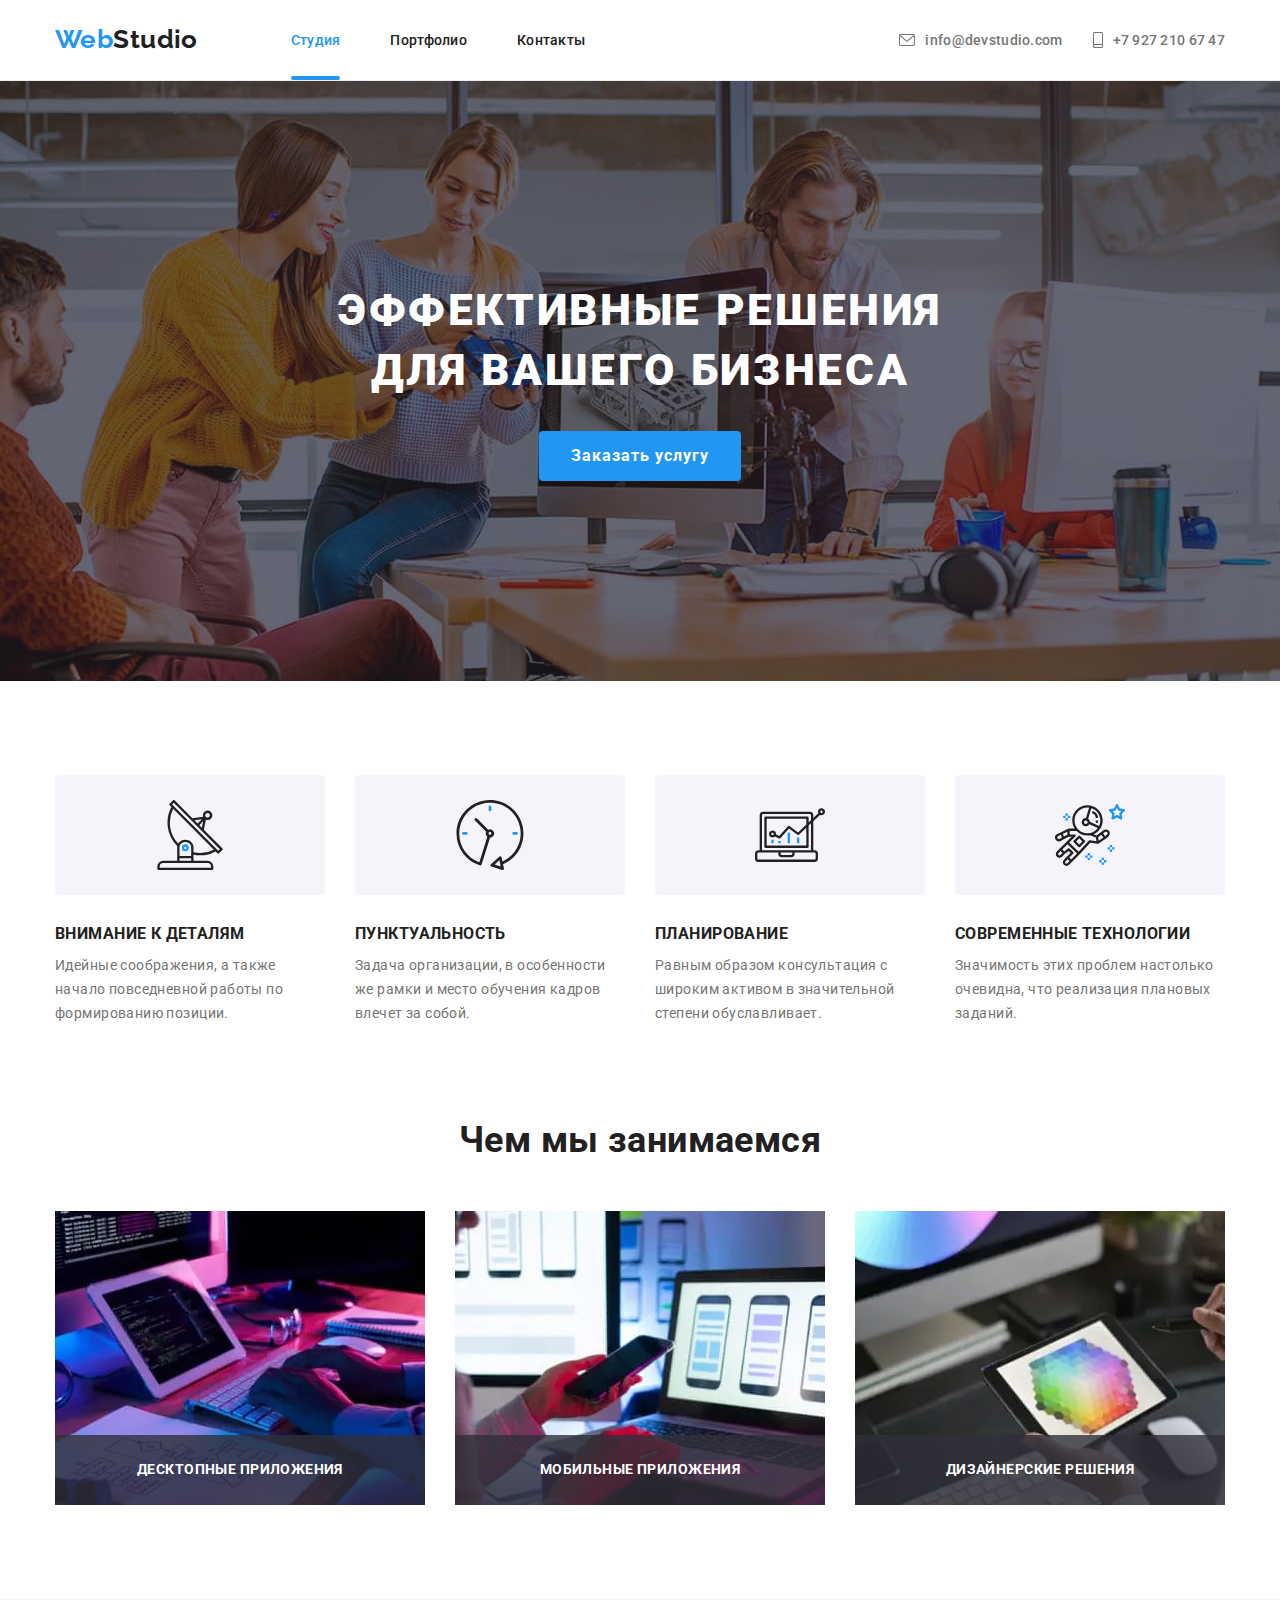
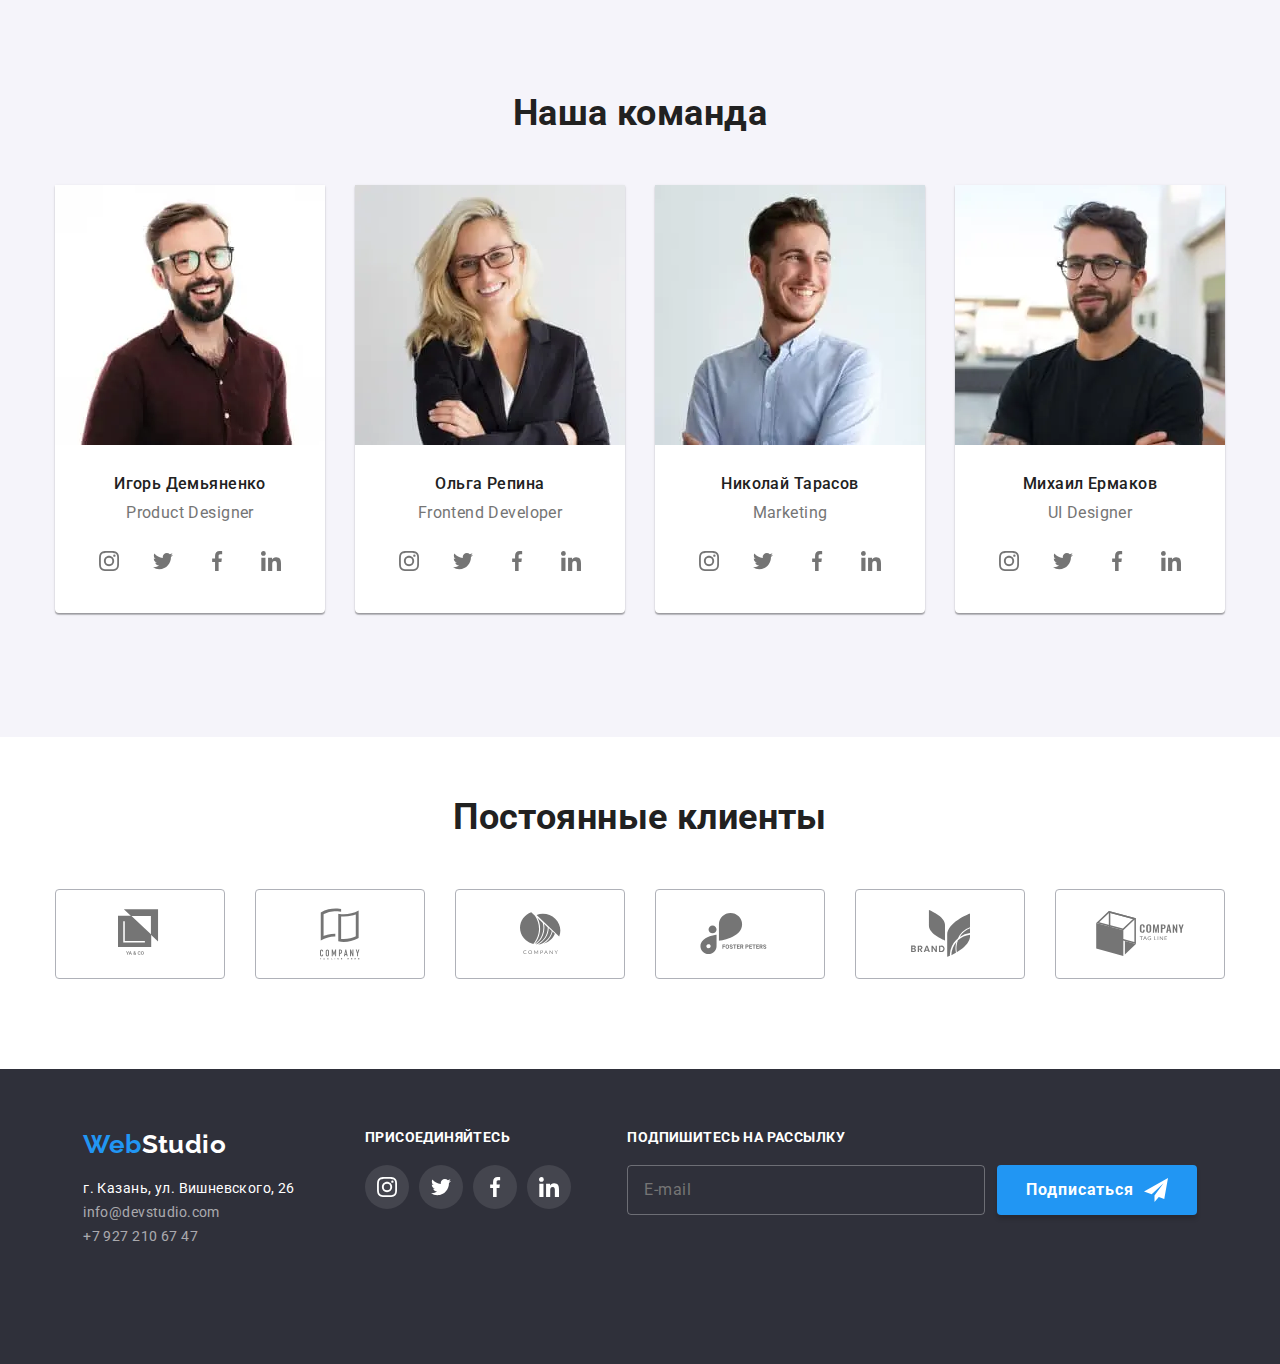
<file: index.html>
<!DOCTYPE html>
<html lang="ru">

<head>
  <meta charset="UTF-8" />
  <meta name="viewport" content="width=device-width, initial-scale=1.0" />
  <link
    href="https://fonts.googleapis.com/css2?family=Raleway:wght@500;700&family=Roboto:wght@200;400;500;700;900&display=swap"
    rel="stylesheet" />
  <link rel="stylesheet" href="https://cdnjs.cloudflare.com/ajax/libs/modern-normalize/1.0.0/modern-normalize.min.css">
  <link rel="stylesheet" href="./css/main.min.css" />
  <link rel="shortcut icon" href="./images/icons/favicon.ico" type="image/x-icon">
  <title>WebStudio</title>
</head>

<body>
  <!-- ШАПКА САЙТА -->
  <header class="header">
    <div class="container">
      <div class="logo-container">
        <a href="./index.html" class="logo-container__link"><span>Web</span>Studio</a>
      </div>
      <button type="button" class="btn-menu" aria-expanded="false" aria-controls="menu-container" data-menu-button>
        <svg width="40" height="40" aria-label="меню">
          <use href="./images/icons/sprite.svg#icon-menu" class="btn-menu__icon icon icon--menu"></use>
          <use href="./images/icons/sprite.svg#icon-close" class="btn-menu__icon icon icon--close"></use>
        </svg>
      </button>
      <div class="menu-container" id="menu-container" data-menu>
        <div class="nav-container">
          <nav class="site-nav">
            <ul class="site-nav__list">
              <li class="site-nav__item">
                <a href="./index.html" class="site-nav__link site-nav__link--current">студия</a>
              </li>
              <li class="site-nav__item">
                <a href="./portfolio.html" class="site-nav__link">портфолио</a>
              </li>
              <li class="site-nav__item">
                <a href="#" class="site-nav__link">контакты</a>
              </li>
            </ul>
          </nav>
        </div>
        <address class="header-address">
          <ul class="header-address__list">
            <li class="header-address__item">
              <a href="mailto:info@devstudio.com" class="header-address__link">
                <svg class="header-address__icon icon-message">
                  <use href="./images/icons/sprite.svg#icon-envelope"></use>
                </svg>
                info@devstudio.com
              </a>
            </li>
            <li class="header-address__item">
              <a href="tel:+79272106747" class="header-address__link">
                <svg class="header-address__icon icon-phone">
                  <use href="./images/icons/sprite.svg#icon-smartphone"></use>
                </svg>
                +7 927 210 67 47
              </a>
            </li>
          </ul>
        </address>
      </div>
    </div>
  </header>
  <main class="studio-page">
    <section class="hero">
      <div class="container">
        <h1 class="hero__title">
          эффективные решения
          <br />
          для вашего бизнеса
        </h1>
        <div class="hero__btn-block">
          <button type="button" class="hero__button button--primary" data-modal-open>Заказать услугу</button>
        </div>
      </div>
    </section>
    <section class="features">
      <div class="container">
        <h2 class="section-title visually-hidden">Наши плюсы</h2>
        <ul class="features__list">
          <li class="features__item">
            <div class="features__container">
              <svg class="features__icon">
                <use href="./images/icons/sprite.svg#icon-antenna"></use>
              </svg>
            </div>
            <h3 class="features__title">внимание к деталям</h3>
            <p class="features__description">идейные соображения, а также начало повседневной работы по формированию
              позиции.</p>
          </li>
          <li class="features__item">
            <div class="features__container">
              <svg class="features__icon">
                <use href="./images/icons/sprite.svg#icon-clock"></use>
              </svg>
            </div>
            <h3 class="features__title">пунктуальность</h3>
            <p class="features__description">задача организации, в особенности же рамки и место обучения кадров влечет
              за собой.</p>
          </li>
          <li class="features__item">
            <div class="features__container">
              <svg class="features__icon">
                <use href="./images/icons/sprite.svg#icon-diagram"></use>
              </svg>
            </div>
            <h3 class="features__title">планирование</h3>
            <p class="features__description">равным образом консультация с широким активом в значительной степени
              обуславливает.</p>
          </li>
          <li class="features__item">
            <div class="features__container">
              <svg class="features__icon">
                <use href="./images/icons/sprite.svg#icon-astronaut"></use>
              </svg>
            </div>
            <h3 class="features__title">современные технологии</h3>
            <p class="features__description">значимость этих проблем настолько очевидна, что реализация плановых
              заданий.</p>
          </li>
        </ul>
      </div>
    </section>
    <section class="our-job">
      <h2 class="section-title">чем мы занимаемся</h2>
      <div class="container">
        <ul class="our-job__list">
          <li class="our-job__item">
            <picture>
              <source srcset="./images/desktop/img_01.webp 1x, ./images/desktop/img_01@2x.webp 2x"
                media="(min-width:1200px)" type="image/webp" />
              <source srcset="./images/desktop/img_01.jpg 1x, ./images/desktop/img_01@2x.jpg 2x"
                media="(min-width:1200px)" />
              <img src="./images/desktop/img_01.jpg" alt="Фото Десктопные приложения"
                aria-label="Десктопные приложения" />
            </picture>
            <p class="our-job__img-overlay">Десктопные приложения</p>
          </li>
          <li class="our-job__item">
            <picture>
              <source srcset="./images/desktop/img_02.webp 1x, ./images/desktop/img_02@2x.webp 2x"
                media="(min-width:1200px)" type="image/webp" />
              <source srcset="./images/desktop/img_02.jpg 1x, ./images/desktop/img_02@2x.jpg 2x"
                media="(min-width:1200px)" />
              <img src="./images/desktop/img_02.jpg" alt="Фото Мобильные приложения"
                aria-label="Мобильные приложения" />
            </picture>
            <p class="our-job__img-overlay">Мобильные приложения</p>
          </li>
          <li class="our-job__item">
            <picture>
              <source srcset="./images/desktop/img_03.webp 1x, ./images/desktop/img_03@2x.webp 2x"
                media="(min-width:1200px)" type="image/webp" />
              <source srcset="./images/desktop/img_03.jpg 1x, ./images/desktop/img_03@2x.jpg 2x"
                media="(min-width:1200px)" />
              <img src="./images/desktop/img_03.jpg" alt="Фото Дизайнерские решения"
                aria-label="Дизайнерские решения" />
            </picture>
            <p class="our-job__img-overlay">Дизайнерские решения</p>
          </li>
        </ul>
      </div>
    </section>
    <section class="team-block">
      <div class="container">
        <h2 class="section-title">наша команда</h2>
        <ul class="team-block__list">
          <li class="team-block__item">
            <div class="team-block__card-container">
              <picture class="team-block__img-block">
                <source srcset="./images/desktop/employee_01.webp 1x, ./images/desktop/employee_01@2x.webp 2x"
                  media="(min-width:1200px)" type="image/webp" />
                <source srcset="./images/desktop/employee_01.jpg 1x, ./images/desktop/employee_01@2x.jpg 2x"
                  media="(min-width:1200px)" />
                <source srcset="./images/tablet/employee_01.webp 1x, ./images/tablet/employee_01@2x.webp 2x"
                  media="(min-width:768px)" type="image/webp" />
                <source srcset="./images/tablet/employee_01.jpg 1x, ./images/tablet/employee_01@2x.jpg 2x"
                  media="(min-width:768px)" />
                <source srcset="./images/mobile/employee_01.webp 1x, ./images/mobile/employee_01@2x.webp 2x"
                  media="(min-width:320px)" type="image/webp" />
                <source srcset="./images/mobile/employee_01.jpg 1x, ./images/mobile/employee_01@2x.jpg 2x"
                  media="(min-width:320px)" />
                <img src="./images/mobile/employee_01.jpg" alt="Фото Игорь Демьяненко" aria-label="Игорь Демьяненко" />
              </picture>
              <h3 class="team-block__title">игорь демьяненко</h3>
              <p class="team-block__post">Product Designer</p>
              <ul class="team-block__social-list">
                <li class="team-block__social-item">
                  <a href="" class="team-block__employee-link">
                    <svg class="team-block__employee-icon">
                      <use href="./images/icons/sprite.svg#icon-instagram"></use>
                    </svg>
                  </a>
                </li>
                <li class="team-block__social-item">
                  <a href="" class="team-block__employee-link">
                    <svg class="team-block__employee-icon">
                      <use href="./images/icons/sprite.svg#icon-twitter"></use>
                    </svg>
                  </a>
                </li>
                <li class="team-block__social-item">
                  <a href="" class="team-block__employee-link">
                    <svg class="team-block__employee-icon">
                      <use href="./images/icons/sprite.svg#icon-facebook"></use>
                    </svg>
                  </a>
                </li>
                <li class="team-block__social-item">
                  <a href="" class="team-block__employee-link">
                    <svg class="team-block__employee-icon">
                      <use href="./images/icons/sprite.svg#icon-linkedin"></use>
                    </svg>
                  </a>
                </li>
              </ul>
            </div>
          </li>
          <li class="team-block__item">
            <div class="team-block__card-container">
              <picture class="team-block__img-block">
                <source srcset="./images/desktop/employee_02.webp 1x, ./images/desktop/employee_02@2x.webp 2x"
                  media="(min-width:1200px)" type="image/webp" />
                <source srcset="./images/desktop/employee_02.jpg 1x, ./images/desktop/employee_02@2x.jpg 2x"
                  media="(min-width:1200px)" />
                <source srcset="./images/tablet/employee_02.webp 1x, ./images/tablet/employee_02@2x.webp 2x"
                  media="(min-width:768px)" type="image/webp" />
                <source srcset="./images/tablet/employee_02.jpg 1x, ./images/tablet/employee_02@2x.jpg 2x"
                  media="(min-width:768px)" />
                <source srcset="./images/mobile/employee_02.webp 1x, ./images/mobile/employee_02@2x.webp 2x"
                  media="(min-width:320px)" type="image/webp" />
                <source srcset="./images/mobile/employee_02.jpg 1x, ./images/mobile/employee_02@2x.jpg 2x"
                  media="(min-width:320px)" />
                <img src="./images/mobile/employee_02.jpg" alt="Фото Ольга Репина" aria-label="Ольга Репина" />
              </picture>
              <h3 class="team-block__title">ольга репина</h3>
              <p class="team-block__post">Frontend Developer</p>
              <ul class="team-block__social-list">
                <li class="team-block__social-item">
                  <a href="" class="team-block__employee-link">
                    <svg class="team-block__employee-icon">
                      <use href="./images/icons/sprite.svg#icon-instagram"></use>
                    </svg>
                  </a>
                </li>
                <li class="team-block__social-item">
                  <a href="" class="team-block__employee-link">
                    <svg class="team-block__employee-icon">
                      <use href="./images/icons/sprite.svg#icon-twitter"></use>
                    </svg>
                  </a>
                </li>
                <li class="team-block__social-item">
                  <a href="" class="team-block__employee-link">
                    <svg class="team-block__employee-icon">
                      <use href="./images/icons/sprite.svg#icon-facebook"></use>
                    </svg>
                  </a>
                </li>
                <li class="team-block__social-item">
                  <a href="" class="team-block__employee-link">
                    <svg class="team-block__employee-icon">
                      <use href="./images/icons/sprite.svg#icon-linkedin"></use>
                    </svg>
                  </a>
                </li>
              </ul>
            </div>
          </li>
          <li class="team-block__item">
            <div class="team-block__card-container">
              <picture class="team-block__img-block">
                <source srcset="./images/desktop/employee_03.webp 1x, ./images/desktop/employee_03@2x.webp 2x"
                  media="(min-width:1200px)" type="image/webp" />
                <source srcset="./images/desktop/employee_03.jpg 1x, ./images/desktop/employee_03@2x.jpg 2x"
                  media="(min-width:1200px)" />
                <source srcset="./images/tablet/employee_03.webp 1x, ./images/tablet/employee_03@2x.webp 2x"
                  media="(min-width:768px)" type="image/webp" />
                <source srcset="./images/tablet/employee_03.jpg 1x, ./images/tablet/employee_03@2x.jpg 2x"
                  media="(min-width:768px)" />
                <source srcset="./images/mobile/employee_03.webp 1x, ./images/mobile/employee_03@2x.webp 2x"
                  media="(min-width:320px)" type="image/webp" />
                <source srcset="./images/mobile/employee_03.jpg 1x, ./images/mobile/employee_03@2x.jpg 2x"
                  media="(min-width:320px)" />
                <img src="./images/mobile/employee_03.jpg" alt="Фото Николай Тарасов" aria-label="Николай Тарасов" />
              </picture>
              <h3 class="team-block__title">николай тарасов</h3>
              <p class="team-block__post">Marketing</p>
              <ul class="team-block__social-list">
                <li class="team-block__social-item">
                  <a href="" class="team-block__employee-link">
                    <svg class="team-block__employee-icon">
                      <use href="./images/icons/sprite.svg#icon-instagram"></use>
                    </svg>
                  </a>
                </li>
                <li class="team-block__social-item">
                  <a href="" class="team-block__employee-link">
                    <svg class="team-block__employee-icon">
                      <use href="./images/icons/sprite.svg#icon-twitter"></use>
                    </svg>
                  </a>
                </li>
                <li class="team-block__social-item">
                  <a href="" class="team-block__employee-link">
                    <svg class="team-block__employee-icon">
                      <use href="./images/icons/sprite.svg#icon-facebook"></use>
                    </svg>
                  </a>
                </li>
                <li class="team-block__social-item">
                  <a href="" class="team-block__employee-link">
                    <svg class="team-block__employee-icon">
                      <use href="./images/icons/sprite.svg#icon-linkedin"></use>
                    </svg>
                  </a>
                </li>
              </ul>
            </div>
          </li>
          <li class="team-block__item">
            <div class="team-block__card-container">
              <picture class="team-block__img-block">
                <source srcset="./images/desktop/employee_04.webp 1x, ./images/desktop/employee_04@2x.webp 2x"
                  media="(min-width:1200px)" type="image/webp" />
                <source srcset="./images/desktop/employee_04.jpg 1x, ./images/desktop/employee_04@2x.jpg 2x"
                  media="(min-width:1200px)" />
                <source srcset="./images/tablet/employee_04.webp 1x, ./images/tablet/employee_04@2x.webp 2x"
                  media="(min-width:768px)" type="image/webp" />
                <source srcset="./images/tablet/employee_04.jpg 1x, ./images/tablet/employee_04@2x.jpg 2x"
                  media="(min-width:768px)" />
                <source srcset="./images/mobile/employee_04.webp 1x, ./images/mobile/employee_04@2x.webp 2x"
                  media="(min-width:320px)" type="image/webp" />
                <source srcset="./images/mobile/employee_04.jpg 1x, ./images/mobile/employee_04@2x.jpg 2x"
                  media="(min-width:320px)" />
                <img src="./images/mobile/employee_04.jpg" alt="Фото Михаил Ермаков" aria-label="Михаил Ермаков" />
              </picture>
              <h3 class="team-block__title">михаил ермаков</h3>
              <p class="team-block__post">UI Designer</p>
              <ul class="team-block__social-list">
                <li class="team-block__social-item">
                  <a href="" class="team-block__employee-link">
                    <svg class="team-block__employee-icon">
                      <use href="./images/icons/sprite.svg#icon-instagram"></use>
                    </svg>
                  </a>
                </li>
                <li class="team-block__social-item">
                  <a href="" class="team-block__employee-link">
                    <svg class="team-block__employee-icon">
                      <use href="./images/icons/sprite.svg#icon-twitter"></use>
                    </svg>
                  </a>
                </li>
                <li class="team-block__social-item">
                  <a href="" class="team-block__employee-link">
                    <svg class="team-block__employee-icon">
                      <use href="./images/icons/sprite.svg#icon-facebook"></use>
                    </svg>
                  </a>
                </li>
                <li class="team-block__social-item">
                  <a href="" class="team-block__employee-link">
                    <svg class="team-block__employee-icon">
                      <use href="./images/icons/sprite.svg#icon-linkedin"></use>
                    </svg>
                  </a>
                </li>
              </ul>
            </div>
          </li>
        </ul>
      </div>
    </section>
    <section class="clients">
      <div class="container">
        <h2 class="section-title">постоянные клиенты</h2>
        <ul class="clients__list">
          <li class="clients__item">
            <a href="#" class="clients__link">
              <svg class="clients__icon icon-logo-1">
                <use href="./images/icons/sprite.svg#icon-logo-1"></use>
              </svg>
            </a>
          </li>
          <li class="clients__item">
            <a href="#" class="clients__link">
              <svg class="clients__icon icon-logo-2">
                <use href="./images/icons/sprite.svg#icon-logo-2"></use>
              </svg>
            </a>
          </li>
          <li class="clients__item">
            <a href="#" class="clients__link">
              <svg class="clients__icon icon-logo-3">
                <use href="./images/icons/sprite.svg#icon-logo-3"></use>
              </svg>
            </a>
          </li>
          <li class="clients__item">
            <a href="#" class="clients__link">
              <svg class="clients__icon icon-logo-4">
                <use href="./images/icons/sprite.svg#icon-logo-4"></use>
              </svg>
            </a>
          </li>
          <li class="clients__item">
            <a href="#" class="clients__link">
              <svg class="clients__icon icon-logo-5">
                <use href="./images/icons/sprite.svg#icon-logo-5"></use>
              </svg>
            </a>
          </li>
          <li class="clients__item">
            <a href="#" class="clients__link">
              <svg class="clients__icon icon-logo-6">
                <use href="./images/icons/sprite.svg#icon-logo-6"></use>
              </svg>
            </a>
          </li>
        </ul>
      </div>
    </section>
  </main>
  <footer class="footer">
    <div class="container">
      <div class="footer__list">
        <div class="footer__item">
          <div class="logo-container logo-container--centred">
            <a href="./index.html" class="logo-container__link logo-container__link--inverse"><span>Web</span>Studio</a>
          </div>
          <address class="footer-address">
            <ul class="footer-address__list">
              <li class="footer-address__item"><a href="https://goo.gl/maps/iynsakUhtYXzw1xe8" class="map-color"
                  target="_blank">г. Казань, ул. Вишневского, 26</a></li>
              <li class="footer-address__item"><a href="mailto:info@devstudio.com">info@devstudio.com</a></li>
              <li class="footer-address__item"><a href="tel:+79272106747">+7 927 210 67 47</a></li>
            </ul>
          </address>
        </div>
        <div class="footer__item social">
          <b class="footer__join">Присоединяйтесь</b>
          <ul class="social__list">
            <li class="social__item">
              <a href="" class="social__link">
                <svg class="social__icon">
                  <use href="./images/icons/sprite.svg#icon-instagram"></use>
                </svg>
              </a>
            </li>
            <li class="social__item">
              <a href="#" class="social__link">
                <svg class="social__icon">
                  <use href="./images/icons/sprite.svg#icon-twitter"></use>
                </svg>
              </a>
            </li>
            <li class="social__item">
              <a href="#" class="social__link">
                <svg class="social__icon">
                  <use href="./images/icons/sprite.svg#icon-facebook"></use>
                </svg>
              </a>
            </li>
            <li class="social__item">
              <a href="#" class="social__link">
                <svg class="social__icon">
                  <use href="./images/icons/sprite.svg#icon-linkedin"></use>
                </svg>
              </a>
            </li>
          </ul>
        </div>
      </div>
      <div class="footer__form-wraper">
        <form action="./index.html" class="footer__form">
          <label class="footer__join" for="email-fotter">Подпишитесь на рассылку</label>
          <input type="email" name="email-fotter" id="email-fotter" placeholder="E-mail" class="footer__input" />
          <button type="submit" class="footer__button button--primary">
            Подписаться
            <svg class="icon-send">
              <use href="./images/icons/sprite.svg#icon-send"></use>
            </svg>
          </button>
        </form>
      </div>
    </div>
  </footer>
  <div class="backdrop is-hidden" data-modal>
    <div class="modal">
      <form class="form js-speaker-form" autocomplete="off">
        <h4 class="form__title">Оставьте свои данные, мы вам перезвоним</h4>
        <div class="form__field">
          <label for="name" class="form__label">Имя</label>
          <div class="form__icon-block">
            <input type="text" name="user-name" id="name" class="form__input" />
            <svg class="form__icon">
              <use href="./images/icons/sprite.svg#icon-person"></use>
            </svg>
          </div>
        </div>
        <div class="form__field">
          <label for="tel" class="form__label">Телефон</label>
          <div class="form__icon-block">
            <input type="tel" name="telephone" id="tel" class="form__input" />
            <svg class="form__icon">
              <use href="./images/icons/sprite.svg#icon-phone"></use>
            </svg>
          </div>
        </div>
        <div class="form__field">
          <label for="email" class="form__label">Почта</label>
          <div class="form__icon-block">
            <input type="email" name="e-mail" id="email" class="form__input" />
            <svg class="form__icon">
              <use href="./images/icons/sprite.svg#icon-mail"></use>
            </svg>
          </div>
        </div>
        <div class="form__field text-area-field">
          <label for="comment" class="form__label">Комментарий</label>
          <textarea name="comment" id="comment" class="form__textarea" placeholder="Введите текст"></textarea>
        </div>
        <div class="checkbox-field">
          <label class="label-rules">
            <input type="checkbox" name="policy" class="checkbox" />
            <span class="icon-checkbox"></span>
            <span class="label-rules__text">Соглашаюсь с рассылкой и принимаю&nbsp;</span>
            <a href="" class="conditions">Условия договора</a>
          </label>
        </div>
        <button type="submit" class="form__btn-submit">Отправить</button>
      </form>
      <button type="button" aria-label="close_btn" class="form__btn-close" data-modal-close>
        <svg class="form__icon-close">
          <use href="./images/icons/sprite.svg#icon-close"></use>
        </svg>
      </button>
    </div>
  </div>
  <script src="./script/menu.js"></script>
  <script src="./script/modal.js"></script>
  <script>
    (() => {
      document.querySelector('.js-speaker-form').addEventListener('submit', e => {
        e.preventDefault();
        new FormData(e.currentTarget).forEach((value, name) => console.log(`${name}: ${value}`));
        e.currentTarget.reset();
      });
    })();
  </script>
</body>

</html>
</file>
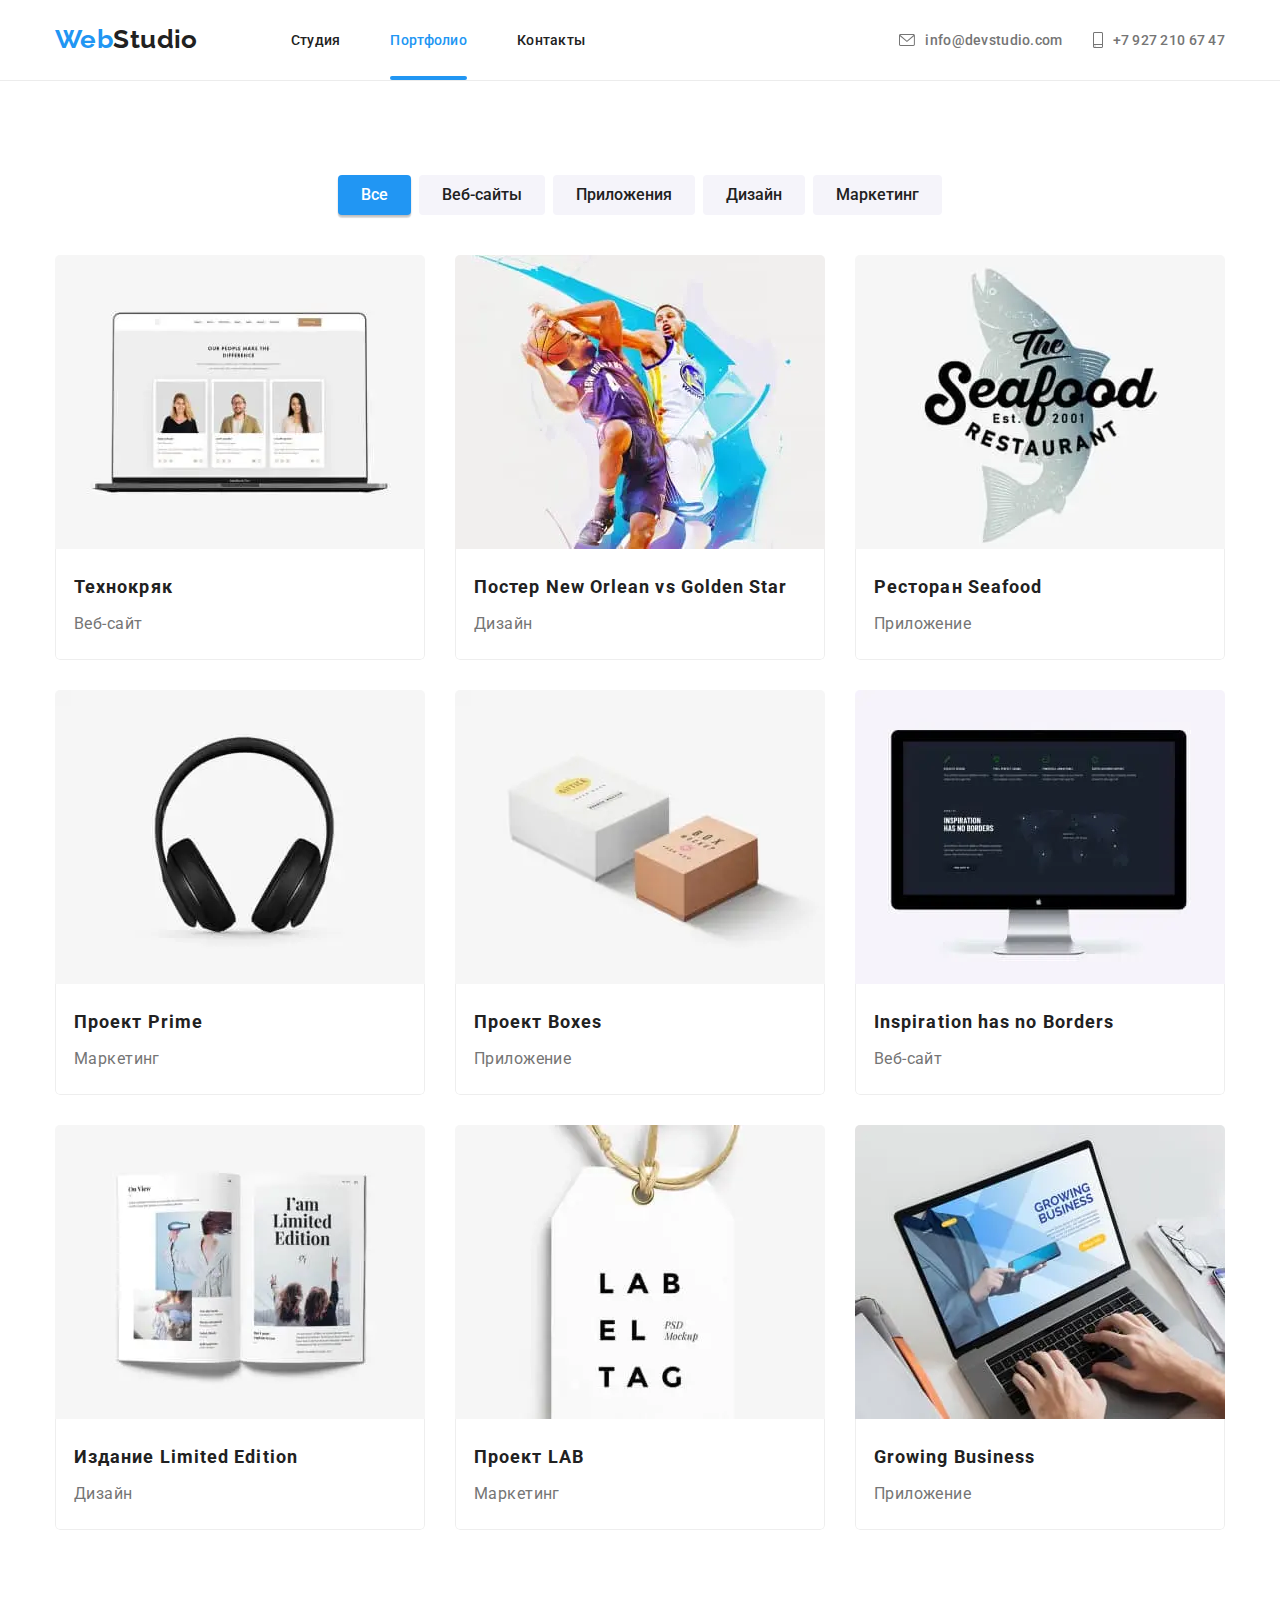
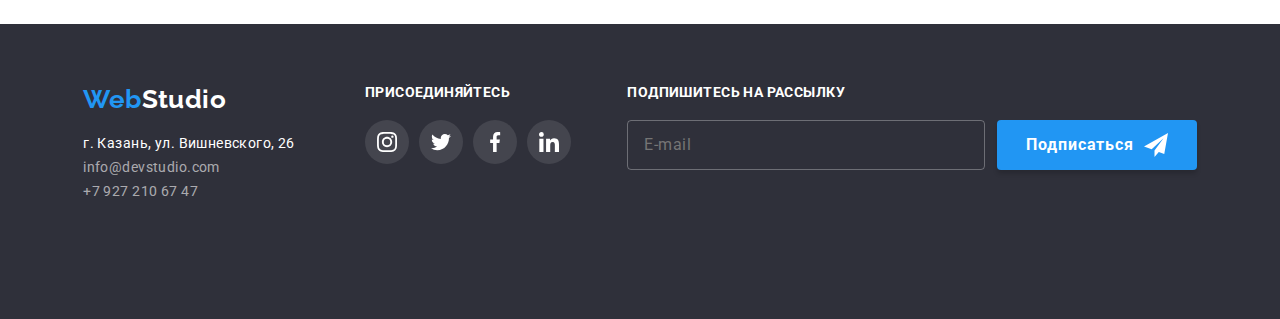
<file: portfolio.html>
<!DOCTYPE html>
<html lang="ru">

<head>
  <meta charset="UTF-8" />
  <meta name="viewport" content="width=device-width, initial-scale=1.0" />
  <link
    href="https://fonts.googleapis.com/css2?family=Raleway:wght@500;700&family=Roboto:wght@200;400;500;700;900&display=swap"
    rel="stylesheet" />
  <link rel="stylesheet" href="https://cdnjs.cloudflare.com/ajax/libs/modern-normalize/1.0.0/modern-normalize.min.css">
  <link rel="stylesheet" href="./css/main.min.css" />
  <link rel="shortcut icon" href="./images/icons/favicon.ico" type="image/x-icon">
  <title>Portfolio</title>
</head>

<body>
  <!-- ШАПКА САЙТА -->
  <header class="header">
    <div class="container">
      <div class="logo-container">
        <a href="./index.html" class="logo-container__link"><span>Web</span>Studio</a>
      </div>
      <button type="button" class="btn-menu" aria-expanded="false" aria-controls="menu-container" data-menu-button>
        <svg width="40" height="40" aria-label="меню">
          <use href="./images/icons/sprite.svg#icon-menu" class="btn-menu__icon icon icon--menu"></use>
          <use href="./images/icons/sprite.svg#icon-close" class="btn-menu__icon icon icon--close"></use>
        </svg>
      </button>
      <div class="menu-container" id="menu-container" data-menu>
        <div class="nav-container">
          <nav class="site-nav">
            <ul class="site-nav__list">
              <li class="site-nav__item">
                <a href="./index.html" class="site-nav__link">студия</a>
              </li>
              <li class="site-nav__item">
                <a href="./portfolio.html" class="site-nav__link site-nav__link--current">портфолио</a>
              </li>
              <li class="site-nav__item">
                <a href="#" class="site-nav__link">контакты</a>
              </li>
            </ul>
          </nav>
        </div>
        <address class="header-address">
          <ul class="header-address__list">
            <li class="header-address__item">
              <a href="mailto:info@devstudio.com" class="header-address__link">
                <svg class="header-address__icon icon-message">
                  <use href="./images/icons/sprite.svg#icon-envelope"></use>
                </svg>
                info@devstudio.com
              </a>
            </li>
            <li class="header-address__item">
              <a href="tel:+79272106747" class="header-address__link">
                <svg class="header-address__icon icon-phone">
                  <use href="./images/icons/sprite.svg#icon-smartphone"></use>
                </svg>
                +7 927 210 67 47
              </a>
            </li>
          </ul>
        </address>
      </div>
    </div>
  </header>
  <main class="portfolio-page">
    <section class="portfolio">
      <div class="container">
        <h1 class="visually-hidden">Наше портфолио</h1>
        <ul class="filter filter-list">
          <li class="filter__item">
            <button type="button" class="filter__button filter__button--current">Все</button>
          </li>
          <li class="filter__item">
            <button type="button" class="filter__button">Веб-сайты</button>
          </li>
          <li class="filter__item">
            <button type="button" class="filter__button">Приложения</button>
          </li>
          <li class="filter__item">
            <button type="button" class="filter__button">Дизайн</button>
          </li>
          <li class="filter__item">
            <button type="button" class="filter__button">Маркетинг</button>
          </li>
        </ul>
        <ul class="card card-list">
          <li class="card__item website">
            <a href="" class="card__link">
              <div class="card__container">
                <div class="card__img-container">
                  <picture class="card__img-block">
                    <source
                      srcset="./images/desktop/portfolio/img_01.webp 1x, ./images/desktop/portfolio/img_01@2x.webp 2x"
                      media="(min-width:1200px)" type="image/webp" />
                    <source
                      srcset="./images/desktop/portfolio/img_01.jpg 1x, ./images/desktop/portfolio/img_01@2x.jpg 2x"
                      media="(min-width:1200px)" />
                    <source
                      srcset="./images/tablet/portfolio/img_01.webp 1x, ./images/tablet/portfolio/img_01@2x.webp 2x"
                      media="(min-width:768px)" type="image/webp" />
                    <source srcset="./images/tablet/portfolio/img_01.jpg 1x, ./images/tablet/portfolio/img_01@2x.jpg 2x"
                      media="(min-width:768px)" />
                    <source
                      srcset="./images/mobile/portfolio/img_01.webp 1x, ./images/mobile/portfolio/img_01@2x.webp 2x"
                      media="(min-width:320px)" type="image/webp" />
                    <source srcset="./images/mobile/portfolio/img_01.jpg 1x, ./images/mobile/portfolio/img_01@2x.jpg 2x"
                      media="(min-width:320px)" />
                    <img class="team-block__employee-img" src="./images/mobile/portfolio/img_01.jpg"
                      alt="Фото Технокряк" aria-label="Технокряк" />
                  </picture>
                  <div class="card__info">
                    <p class="card__info-text">
                      Технокряк это современная площадка распространения коронавируса. Компании используют эту платформу
                      для цифрового шпионажа и
                      атак на защищённые сервера конкурентов.
                    </p>
                  </div>
                </div>
                <div class="card__content">
                  <h2 class="card__title">технокряк</h2>
                  <p class="card__text">веб-сайт</p>
                </div>
              </div>
            </a>
          </li>
          <li class="card__item design">
            <a href="#" class="card__link">
              <div class="card__container">
                <div class="card__img-container">
                  <picture class="card__img-block">
                    <source
                      srcset="./images/desktop/portfolio/img_02.webp 1x, ./images/desktop/portfolio/img_02@2x.webp 2x"
                      media="(min-width:1200px)" type="image/webp" />
                    <source
                      srcset="./images/desktop/portfolio/img_02.jpg 1x, ./images/desktop/portfolio/img_02@2x.jpg 2x"
                      media="(min-width:1200px)" />
                    <source
                      srcset="./images/tablet/portfolio/img_02.webp 1x, ./images/tablet/portfolio/img_02@2x.webp 2x"
                      media="(min-width:768px)" type="image/webp" />
                    <source srcset="./images/tablet/portfolio/img_02.jpg 1x, ./images/tablet/portfolio/img_02@2x.jpg 2x"
                      media="(min-width:768px)" />
                    <source
                      srcset="./images/mobile/portfolio/img_02.webp 1x, ./images/mobile/portfolio/img_02@2x.webp 2x"
                      media="(min-width:320px)" type="image/webp" />
                    <source srcset="./images/mobile/portfolio/img_02.jpg 1x, ./images/mobile/portfolio/img_02@2x.jpg 2x"
                      media="(min-width:320px)" />
                    <img src="./images/mobile/portfolio/img_02.jpg" alt="Постер New Orlean vs Golden Star"
                      aria-label="Постер New Orlean vs Golden Star" />
                  </picture>
                  <div class="card__info">
                    <p class="card__info-text">
                      Технокряк это современная площадка распространения коронавируса. Компании используют эту платформу
                      для цифрового шпионажа и
                      атак на защищённые сервера конкурентов.
                    </p>
                  </div>
                </div>
                <div class="card__content">
                  <h2 class="card__title">постер New Orlean vs Golden Star</h2>
                  <p class="card__text">дизайн</p>
                </div>
              </div>
            </a>
          </li>
          <li class="card__item application">
            <a href="#" class="card__link">
              <div class="card__container">
                <div class="card__img-container">
                  <picture class="card__img-block">
                    <source
                      srcset="./images/desktop/portfolio/img_03.webp 1x, ./images/desktop/portfolio/img_03@2x.webp 2x"
                      media="(min-width:1200px)" type="image/webp" />
                    <source
                      srcset="./images/desktop/portfolio/img_03.jpg 1x, ./images/desktop/portfolio/img_03@2x.jpg 2x"
                      media="(min-width:1200px)" />
                    <source
                      srcset="./images/tablet/portfolio/img_03.webp 1x, ./images/tablet/portfolio/img_03@2x.webp 2x"
                      media="(min-width:768px)" type="image/webp" />
                    <source srcset="./images/tablet/portfolio/img_03.jpg 1x, ./images/tablet/portfolio/img_03@2x.jpg 2x"
                      media="(min-width:768px)" />
                    <source
                      srcset="./images/mobile/portfolio/img_03.webp 1x, ./images/mobile/portfolio/img_03@2x.webp 2x"
                      media="(min-width:320px)" type="image/webp" />
                    <source srcset="./images/mobile/portfolio/img_03.jpg 1x, ./images/mobile/portfolio/img_03@2x.jpg 2x"
                      media="(min-width:320px)" />
                    <img class="team-block__employee-img" src="./images/mobile/portfolio/img_03.jpg"
                      alt="Фото Проект Prime" aria-label="Проект Prime" />
                  </picture>
                  <div class="card__info">
                    <p class="card__info-text">
                      Технокряк это современная площадка распространения коронавируса. Компании используют эту платформу
                      для цифрового шпионажа и
                      атак на защищённые сервера конкурентов.
                    </p>
                  </div>
                </div>
                <div class="card__content">
                  <h2 class="card__title">ресторан Seafood</h2>
                  <p class="card__text">приложение</p>
                </div>
              </div>
            </a>
          </li>
          <li class="card__item marketing">
            <a href="#" class="card__link">
              <div class="card__container">
                <div class="card__img-container">
                  <picture class="card__img-block">
                    <source
                      srcset="./images/desktop/portfolio/img_04.webp 1x, ./images/desktop/portfolio/img_04@2x.webp 2x"
                      media="(min-width:1200px)" type="image/webp" />
                    <source
                      srcset="./images/desktop/portfolio/img_04.jpg 1x, ./images/desktop/portfolio/img_04@2x.jpg 2x"
                      media="(min-width:1200px)" />
                    <source
                      srcset="./images/tablet/portfolio/img_04.webp 1x, ./images/tablet/portfolio/img_04@2x.webp 2x"
                      media="(min-width:768px)" type="image/webp" />
                    <source srcset="./images/tablet/portfolio/img_04.jpg 1x, ./images/tablet/portfolio/img_04@2x.jpg 2x"
                      media="(min-width:768px)" />
                    <source
                      srcset="./images/mobile/portfolio/img_04.webp 1x, ./images/mobile/portfolio/img_04@2x.webp 2x"
                      media="(min-width:320px)" type="image/webp" />
                    <source srcset="./images/mobile/portfolio/img_04.jpg 1x, ./images/mobile/portfolio/img_04@2x.jpg 2x"
                      media="(min-width:320px)" />
                    <img class="team-block__employee-img" src="./images/mobile/portfolio/img_04.jpg"
                      alt="Фото Проект Boxes" aria-label="Проект Boxes" />
                  </picture>
                  <div class="card__info">
                    <p class="card__info-text">
                      Технокряк это современная площадка распространения коронавируса. Компании используют эту платформу
                      для цифрового шпионажа и
                      атак на защищённые сервера конкурентов.
                    </p>
                  </div>
                </div>
                <div class="card__content">
                  <h2 class="card__title">проект Prime</h2>
                  <p class="card__text">маркетинг</p>
                </div>
              </div>
            </a>
          </li>
          <li class="card__item application">
            <a href="#" class="card__link">
              <div class="card__container">
                <div class="card__img-container">
                  <picture class="card__img-block">
                    <source
                      srcset="./images/desktop/portfolio/img_05.webp 1x, ./images/desktop/portfolio/img_05@2x.webp 2x"
                      media="(min-width:1200px)" type="image/webp" />
                    <source
                      srcset="./images/desktop/portfolio/img_05.jpg 1x, ./images/desktop/portfolio/img_05@2x.jpg 2x"
                      media="(min-width:1200px)" />
                    <source
                      srcset="./images/tablet/portfolio/img_05.webp 1x, ./images/tablet/portfolio/img_05@2x.webp 2x"
                      media="(min-width:768px)" type="image/webp" />
                    <source srcset="./images/tablet/portfolio/img_05.jpg 1x, ./images/tablet/portfolio/img_05@2x.jpg 2x"
                      media="(min-width:768px)" />
                    <source
                      srcset="./images/mobile/portfolio/img_05.webp 1x, ./images/mobile/portfolio/img_05@2x.webp 2x"
                      media="(min-width:320px)" type="image/webp" />
                    <source srcset="./images/mobile/portfolio/img_05.jpg 1x, ./images/mobile/portfolio/img_05@2x.jpg 2x"
                      media="(min-width:320px)" />
                    <img class="team-block__employee-img" src="./images/mobile/portfolio/img_05.jpg"
                      alt="Фото Ресторан Seafood" aria-label="Ресторан Seafood" />
                  </picture>
                  <div class="card__info">
                    <p class="card__info-text">
                      Технокряк это современная площадка распространения коронавируса. Компании используют эту платформу
                      для цифрового шпионажа и
                      атак на защищённые сервера конкурентов.
                    </p>
                  </div>
                </div>
                <div class="card__content">
                  <h2 class="card__title">проект Boxes</h2>
                  <p class="card__text">приложение</p>
                </div>
              </div>
            </a>
          </li>
          <li class="card__item website">
            <a href="#" class="card__link">
              <div class="card__container">
                <div class="card__img-container">
                  <picture class="card__img-block">
                    <source
                      srcset="./images/desktop/portfolio/img_06.webp 1x, ./images/desktop/portfolio/img_06@2x.webp 2x"
                      media="(min-width:1200px)" type="image/webp" />
                    <source
                      srcset="./images/desktop/portfolio/img_06.jpg 1x, ./images/desktop/portfolio/img_06@2x.jpg 2x"
                      media="(min-width:1200px)" />
                    <source
                      srcset="./images/tablet/portfolio/img_06.webp 1x, ./images/tablet/portfolio/img_06@2x.webp 2x"
                      media="(min-width:768px)" type="image/webp" />
                    <source srcset="./images/tablet/portfolio/img_06.jpg 1x, ./images/tablet/portfolio/img_06@2x.jpg 2x"
                      media="(min-width:768px)" />
                    <source
                      srcset="./images/mobile/portfolio/img_06.webp 1x, ./images/mobile/portfolio/img_06@2x.webp 2x"
                      media="(min-width:320px)" type="image/webp" />
                    <source srcset="./images/mobile/portfolio/img_06.jpg 1x, ./images/mobile/portfolio/img_06@2x.jpg 2x"
                      media="(min-width:320px)" />
                    <img class="team-block__employee-img" src="./images/mobile/portfolio/img_06.jpg"
                      alt="Фото Inspiration has no Borders" aria-label="Inspiration has no Borders" />
                  </picture>
                  <div class="card__info">
                    <p class="card__info-text">
                      Технокряк это современная площадка распространения коронавируса. Компании используют эту платформу
                      для цифрового шпионажа и
                      атак на защищённые сервера конкурентов.
                    </p>
                  </div>
                </div>
                <div class="card__content">
                  <h2 class="card__title">inspiration has no Borders</h2>
                  <p class="card__text">веб-сайт</p>
                </div>
              </div>
            </a>
          </li>
          <li class="card__item design">
            <a href="#" class="card__link">
              <div class="card__container">
                <div class="card__img-container">
                  <picture class="card__img-block">
                    <source
                      srcset="./images/desktop/portfolio/img_07.webp 1x, ./images/desktop/portfolio/img_07@2x.webp 2x"
                      media="(min-width:1200px)" type="image/webp" />
                    <source
                      srcset="./images/desktop/portfolio/img_07.jpg 1x, ./images/desktop/portfolio/img_07@2x.jpg 2x"
                      media="(min-width:1200px)" />
                    <source
                      srcset="./images/tablet/portfolio/img_07.webp 1x, ./images/tablet/portfolio/img_07@2x.webp 2x"
                      media="(min-width:768px)" type="image/webp" />
                    <source srcset="./images/tablet/portfolio/img_07.jpg 1x, ./images/tablet/portfolio/img_07@2x.jpg 2x"
                      media="(min-width:768px)" />
                    <source
                      srcset="./images/mobile/portfolio/img_07.webp 1x, ./images/mobile/portfolio/img_07@2x.webp 2x"
                      media="(min-width:320px)" type="image/webp" />
                    <source srcset="./images/mobile/portfolio/img_07.jpg 1x, ./images/mobile/portfolio/img_07@2x.jpg 2x"
                      media="(min-width:320px)" />
                    <img class="team-block__employee-img" src="./images/mobile/portfolio/img_07.jpg"
                      alt="Фото Издание Limited Edition" aria-label="Издание Limited Edition" />
                  </picture>
                  <div class="card__info">
                    <p class="card__info-text">
                      Технокряк это современная площадка распространения коронавируса. Компании используют эту платформу
                      для цифрового шпионажа и
                      атак на защищённые сервера конкурентов.
                    </p>
                  </div>
                </div>
                <div class="card__content">
                  <h2 class="card__title">издание Limited Edition</h2>
                  <p class="card__text">дизайн</p>
                </div>
              </div>
            </a>
          </li>
          <li class="card__item marketing">
            <a href="#" class="card__link">
              <div class="card__container">
                <div class="card__img-container">
                  <picture class="card__img-block">
                    <source
                      srcset="./images/desktop/portfolio/img_08.webp 1x, ./images/desktop/portfolio/img_08@2x.webp 2x"
                      media="(min-width:1200px)" type="image/webp" />
                    <source
                      srcset="./images/desktop/portfolio/img_08.jpg 1x, ./images/desktop/portfolio/img_08@2x.jpg 2x"
                      media="(min-width:1200px)" />
                    <source
                      srcset="./images/tablet/portfolio/img_08.webp 1x, ./images/tablet/portfolio/img_08@2x.webp 2x"
                      media="(min-width:768px)" type="image/webp" />
                    <source srcset="./images/tablet/portfolio/img_08.jpg 1x, ./images/tablet/portfolio/img_08@2x.jpg 2x"
                      media="(min-width:768px)" />
                    <source
                      srcset="./images/mobile/portfolio/img_08.webp 1x, ./images/mobile/portfolio/img_08@2x.webp 2x"
                      media="(min-width:320px)" type="image/webp" />
                    <source srcset="./images/mobile/portfolio/img_08.jpg 1x, ./images/mobile/portfolio/img_08@2x.jpg 2x"
                      media="(min-width:320px)" />
                    <img class="team-block__employee-img" src="./images/mobile/portfolio/img_08.jpg"
                      alt="Фото Проект LAB" aria-label="Проект LAB" />
                  </picture>
                  <div class="card__info">
                    <p class="card__info-text">
                      Технокряк это современная площадка распространения коронавируса. Компании используют эту платформу
                      для цифрового шпионажа и
                      атак на защищённые сервера конкурентов.
                    </p>
                  </div>
                </div>
                <div class="card__content">
                  <h2 class="card__title">проект LAB</h2>
                  <p class="card__text">маркетинг</p>
                </div>
              </div>
            </a>
          </li>
          <li class="card__item application">
            <a href="#" class="card__link">
              <div class="card__container">
                <div class="card__img-container">
                  <picture class="card__img-block">
                    <source
                      srcset="./images/desktop/portfolio/img_09.webp 1x, ./images/desktop/portfolio/img_09@2x.webp 2x"
                      media="(min-width:1200px)" type="image/webp" />
                    <source
                      srcset="./images/desktop/portfolio/img_09.jpg 1x, ./images/desktop/portfolio/img_09@2x.jpg 2x"
                      media="(min-width:1200px)" />
                    <source
                      srcset="./images/tablet/portfolio/img_09.webp 1x, ./images/tablet/portfolio/img_09@2x.webp 2x"
                      media="(min-width:768px)" type="image/webp" />
                    <source srcset="./images/tablet/portfolio/img_09.jpg 1x, ./images/tablet/portfolio/img_09@2x.jpg 2x"
                      media="(min-width:768px)" />
                    <source
                      srcset="./images/mobile/portfolio/img_09.webp 1x, ./images/mobile/portfolio/img_09@2x.webp 2x"
                      media="(min-width:320px)" type="image/webp" />
                    <source srcset="./images/mobile/portfolio/img_09.jpg 1x, ./images/mobile/portfolio/img_09@2x.jpg 2x"
                      media="(min-width:320px)" />
                    <img class="team-block__employee-img" src="./images/mobile/portfolio/img_09.jpg"
                      alt="Фото Growing Business" aria-label="Growing Business" />
                  </picture>
                  <div class="card__info">
                    <p class="card__info-text">
                      Технокряк это современная площадка распространения коронавируса. Компании используют эту платформу
                      для цифрового шпионажа и
                      атак на защищённые сервера конкурентов.
                    </p>
                  </div>
                </div>
                <div class="card__content">
                  <h2 class="card__title">growing Business</h2>
                  <p class="card__text">приложение</p>
                </div>
              </div>
            </a>
          </li>
        </ul>
      </div>
    </section>
  </main>
  <footer class="footer">
    <div class="container">
      <div class="footer__list">
        <div class="footer__item">
          <div class="logo-container logo-container--centred">
            <a href="./index.html" class="logo-container__link logo-container__link--inverse"><span>Web</span>Studio</a>
          </div>
          <address class="footer-address">
            <ul class="footer-address__list">
              <li class="footer-address__item"><a href="https://goo.gl/maps/iynsakUhtYXzw1xe8" class="map-color"
                  target="_blank">г. Казань, ул. Вишневского, 26</a></li>
              <li class="footer-address__item"><a href="mailto:info@devstudio.com">info@devstudio.com</a></li>
              <li class="footer-address__item"><a href="tel:+79272106747">+7 927 210 67 47</a></li>
            </ul>
          </address>
        </div>
        <div class="footer__item social">
          <b class="footer__join">Присоединяйтесь</b>
          <ul class="social__list">
            <li class="social__item">
              <a href="" class="social__link">
                <svg class="social__icon">
                  <use href="./images/icons/sprite.svg#icon-instagram"></use>
                </svg>
              </a>
            </li>
            <li class="social__item">
              <a href="#" class="social__link">
                <svg class="social__icon">
                  <use href="./images/icons/sprite.svg#icon-twitter"></use>
                </svg>
              </a>
            </li>
            <li class="social__item">
              <a href="#" class="social__link">
                <svg class="social__icon">
                  <use href="./images/icons/sprite.svg#icon-facebook"></use>
                </svg>
              </a>
            </li>
            <li class="social__item">
              <a href="#" class="social__link">
                <svg class="social__icon">
                  <use href="./images/icons/sprite.svg#icon-linkedin"></use>
                </svg>
              </a>
            </li>
          </ul>
        </div>
      </div>
      <div class="footer__form-wraper">
        <form action="./index.html" class="footer__form">
          <label class="footer__join" for="email">Подпишитесь на рассылку</label>
          <input type="email" name="email" id="email" placeholder="E-mail" class="footer__input" />
          <button type="submit" class="footer__button button--primary">
            Подписаться
            <svg class="icon-send">
              <use href="./images/icons/sprite.svg#icon-send"></use>
            </svg>
          </button>
        </form>
      </div>
    </div>
  </footer>
  <script src="./script/menu.js"></script>
</body>

</html>
</file>
<file: css/main.min.css>
.team-block__employee-link,.clients__link,.social__link{display:-webkit-box;display:-ms-flexbox;display:flex;-webkit-box-align:center;-ms-flex-align:center;align-items:center;-webkit-box-pack:center;-ms-flex-pack:center;justify-content:center}html{-webkit-box-sizing:border-box;box-sizing:border-box;height:100%}*,*::after,*::before{-webkit-box-sizing:inherit;box-sizing:inherit;margin:0;padding:0}body{background-color:#fff;color:#212121;font-family:'Roboto', sans-serif;letter-spacing:0.03em;font-size:14px;display:-webkit-box;display:-ms-flexbox;display:flex;-webkit-box-orient:vertical;-webkit-box-direction:normal;-ms-flex-direction:column;flex-direction:column;height:100%}header{-webkit-box-flex:0;-ms-flex-positive:0;flex-grow:0;-ms-flex-negative:0;flex-shrink:0;-ms-flex-preferred-size:auto;flex-basis:auto}main{-webkit-box-flex:1;-ms-flex-positive:1;flex-grow:1;-ms-flex-negative:0;flex-shrink:0;-ms-flex-preferred-size:auto;flex-basis:auto}footer{-webkit-box-flex:0;-ms-flex-positive:0;flex-grow:0;-ms-flex-negative:0;flex-shrink:0;-ms-flex-preferred-size:auto;flex-basis:auto}a{text-decoration:none}img{display:block;max-width:100%;height:auto}ul{list-style:none}address{font-style:normal}.visually-hidden{position:absolute;width:1px;height:1px;margin:-1px;border:0;padding:0;clip:rect(0 0 0 0);overflow:hidden}.section-title{font-weight:700;font-size:36px;line-height:1.16;text-align:center;margin-bottom:50px}.section-title::first-letter{text-transform:uppercase}.button:hover,.button:focus,.button--primary{background-color:#2196f3;color:#fff}.button--primary:hover,.button--primary:focus{background-color:#f5f4fa;color:#2196f3}body.modal-open{overflow:hidden}.container{padding-left:15px;padding-right:15px;margin:0 auto}@media screen and (min-width: 480px){.container{width:480px}}@media screen and (min-width: 768px){.container{width:768px}}@media screen and (min-width: 1200px){.container{width:1200px}}.backdrop{position:fixed;top:0;left:0;width:100%;height:100%;background:rgba(0,0,0,0.2);opacity:1;-webkit-transition:opacity 250ms cubic-bezier(0.4, 0, 0.2, 1);transition:opacity 250ms cubic-bezier(0.4, 0, 0.2, 1);overflow-y:scroll}.backdrop.is-hidden{opacity:0;pointer-events:none}.backdrop.is-hidden .modal{-webkit-transform:translate(-50%, -50%) scale(0.9);transform:translate(-50%, -50%) scale(0.9)}.modal{position:absolute;top:50px;left:50%;width:calc(100% - 30px);background-color:#fff;-webkit-box-shadow:0px 1px 3px rgba(0,0,0,0.12),0px 1px 1px rgba(0,0,0,0.14),0px 2px 1px rgba(0,0,0,0.2);box-shadow:0px 1px 3px rgba(0,0,0,0.12),0px 1px 1px rgba(0,0,0,0.14),0px 2px 1px rgba(0,0,0,0.2);border-radius:4px;padding:40px;-webkit-transform:translatex(-50%) scale(1);transform:translatex(-50%) scale(1);-webkit-transition:-webkit-transform 250ms cubic-bezier(0.4, 0, 0.2, 1);transition:-webkit-transform 250ms cubic-bezier(0.4, 0, 0.2, 1);transition:transform 250ms cubic-bezier(0.4, 0, 0.2, 1);transition:transform 250ms cubic-bezier(0.4, 0, 0.2, 1), -webkit-transform 250ms cubic-bezier(0.4, 0, 0.2, 1)}@media screen and (min-width: 480px){.modal{width:450px}}@media screen and (min-width: 768px){.modal{top:70px}}@media screen and (min-width: 1200px){.modal{width:528px;top:50%;-webkit-transform:translate(-50%, -50%) scale(1);transform:translate(-50%, -50%) scale(1)}}.form{width:100%}.form__title{font-weight:700;font-size:20px;line-height:1.5;text-align:center;color:#212121;margin-bottom:12px}@media screen and (min-width: 1200px){.form__title{line-height:1.15}}.form__field{margin-bottom:10px;display:-webkit-box;display:-ms-flexbox;display:flex;-webkit-box-orient:vertical;-webkit-box-direction:normal;-ms-flex-direction:column;flex-direction:column}.form__icon-block{position:relative;display:-webkit-box;display:-ms-flexbox;display:flex;-webkit-box-orient:vertical;-webkit-box-direction:normal;-ms-flex-direction:column;flex-direction:column}.text-area-field{margin-bottom:20px}.form__label{margin-bottom:4px;font-size:12px;line-height:1.16;letter-spacing:0.01em;color:#757575}.form__input{margin:0;padding:11px 12px;height:40px;border:1px solid rgba(33,33,33,0.2);border-radius:4px;font-size:14px;line-height:1.16;letter-spacing:0.01em;padding-left:42px;outline:none}.form__input:focus{border:1px solid #2196f3}.form__icon{position:absolute;top:50%;left:12px;-webkit-transform:translateY(-50%);transform:translateY(-50%);fill:#212121;width:18px;height:18px}.form__input:focus ~ .form__icon{fill:#2196f3}.form__textarea{resize:none;height:120px;padding:12px 16px;border:1px solid rgba(33,33,33,0.2);border-radius:4px;outline:none}.form__textarea:focus{border:1px solid #2196f3}.form__textarea::-webkit-input-placeholder{font-size:12px;line-height:1.16;letter-spacing:0.01em;color:rgba(117,117,117,0.5)}.form__textarea:-ms-input-placeholder{font-size:12px;line-height:1.16;letter-spacing:0.01em;color:rgba(117,117,117,0.5)}.form__textarea::-ms-input-placeholder{font-size:12px;line-height:1.16;letter-spacing:0.01em;color:rgba(117,117,117,0.5)}.form__textarea::placeholder{font-size:12px;line-height:1.16;letter-spacing:0.01em;color:rgba(117,117,117,0.5)}.checkbox-field{margin-bottom:30px}@media screen and (min-width: 1200px){.checkbox-field{display:-webkit-box;display:-ms-flexbox;display:flex;-webkit-box-align:center;-ms-flex-align:center;align-items:center;-webkit-box-pack:center;-ms-flex-pack:center;justify-content:center;-webkit-box-orient:horizontal;-webkit-box-direction:normal;-ms-flex-direction:row;flex-direction:row}}.label-rules{display:-webkit-box;display:-ms-flexbox;display:flex;-webkit-box-align:center;-ms-flex-align:center;align-items:center;margin-bottom:4px;font-size:12px;line-height:1.71;letter-spacing:0.03em;color:#757575}@media screen and (max-width: 479px){.label-rules{-ms-flex-wrap:wrap;flex-wrap:wrap}}@media screen and (min-width: 1200px){.label-rules{font-size:14px}}.label-rules a,.label-rules a:visited{color:#2196f3;text-decoration:underline}.checkbox{position:absolute;width:1px;height:1px;margin:-1px;border:0;padding:0;clip:rect(0 0 0 0);overflow:hidden}.icon-checkbox{width:16px;height:15px;border:2px solid #212121;border-radius:2px;margin-right:7px}.checkbox:checked+.icon-checkbox{background-color:#2196f3;border:2px solid #2196f3;background-image:url("../images/icons/icon_check.svg");background-origin:border-box}.form__btn-submit{display:block;margin:0 auto;width:200px;height:50px;padding:10px 55px;background-color:#2196f3;border:none;border-radius:4px;-webkit-box-shadow:0px 4px 4px rgba(0,0,0,0.15);box-shadow:0px 4px 4px rgba(0,0,0,0.15);font-size:16px;line-height:1.87;font-weight:700;letter-spacing:0.06em;color:#fff;-webkit-transition:background-color 250ms cubic-bezier(0.4, 0, 0.2, 1);transition:background-color 250ms cubic-bezier(0.4, 0, 0.2, 1)}.form__btn-submit:hover{background-color:#188ce8}.form__btn-close{position:absolute;top:8px;right:8px;width:30px;height:30px;border:1px solid rgba(0,0,0,0.1);border-radius:50%;background-color:#fff;cursor:pointer;outline:none}.form__icon-close{position:absolute;top:50%;left:50%;-webkit-transform:translate(-50%, -50%);transform:translate(-50%, -50%);width:18px;height:18px;fill:#000000;-webkit-transition:fill 250ms cubic-bezier(0.4, 0, 0.2, 1);transition:fill 250ms cubic-bezier(0.4, 0, 0.2, 1)}.form__icon-close:hover{fill:#2196f3}.header{border-bottom:1px solid #ececec;position:relative}.header .container{display:-webkit-box;display:-ms-flexbox;display:flex;-webkit-box-pack:justify;-ms-flex-pack:justify;justify-content:space-between}@media screen and (min-width: 768px){.header .container .logo-container{margin-right:88px}}@media screen and (min-width: 1200px){.header .container .logo-container{margin-right:93px}}.logo-container--centred{text-align:center;margin-bottom:20px}@media screen and (min-width: 1200px){.logo-container--centred{text-align-last:left}}.logo-container__link{color:#212121;font-family:'Raleway', sans-serif;font-weight:bold;font-size:26px;line-height:1.2;text-decoration:none;display:block;padding-top:15px;padding-bottom:15px}@media screen and (min-width: 768px){.logo-container__link{padding-top:24px;padding-bottom:24px}}.logo-container__link span{color:#2196f3}.logo-container__link--inverse{color:#fff;padding-bottom:0;padding-top:0}.btn-menu{border:none;outline:none;background-color:transparent}@media screen and (min-width: 768px){.btn-menu{display:none}}.btn-menu__icon{margin:0 auto;fill:currentColor}.btn-menu .icon--close{display:none}.btn-menu .icon--menu{display:block}.btn-menu.is-open .icon--close{display:block}.btn-menu.is-open .icon--menu{display:none}.btn-menu:hover .icon,.btn-menu:focus .icon{fill:#2196f3}@media screen and (max-width: 767px){.menu-container{display:none;position:absolute;top:100%;left:0;width:100%;background-color:#fff;-webkit-box-shadow:0px 4px 8px rgba(0,0,0,0.04),0px 2px 4px rgba(0,0,0,0.08),0px 1px 3px rgba(0,0,0,0.16);box-shadow:0px 4px 8px rgba(0,0,0,0.04),0px 2px 4px rgba(0,0,0,0.08),0px 1px 3px rgba(0,0,0,0.16);padding:60px 0}.menu-container.is-open{display:block;z-index:100}}@media screen and (min-width: 768px){.menu-container{display:-webkit-box;display:-ms-flexbox;display:flex;-webkit-box-align:center;-ms-flex-align:center;align-items:center;-webkit-box-flex:1;-ms-flex-positive:1;flex-grow:1;-webkit-box-pack:justify;-ms-flex-pack:justify;justify-content:space-between}}@media screen and (max-width: 767px){.nav-container{margin-bottom:40px}}.site-nav__list{display:-webkit-box;display:-ms-flexbox;display:flex;-webkit-box-align:center;-ms-flex-align:center;align-items:center}@media screen and (max-width: 767px){.site-nav__list{-webkit-box-orient:vertical;-webkit-box-direction:normal;-ms-flex-direction:column;flex-direction:column}}.site-nav__link{position:relative;display:block;padding:32px 0;color:#212121;font-weight:500;line-height:1.15;letter-spacing:0.02em;text-decoration:none;text-transform:capitalize;-webkit-transition:color 250ms cubic-bezier(0.4, 0, 0.2, 1);transition:color 250ms cubic-bezier(0.4, 0, 0.2, 1)}.site-nav__link--current{color:#2196f3}@media screen and (max-width: 767px){.site-nav__link{padding:20px 0}}.site-nav__link:hover,.site-nav__link:focus{color:#2196f3}.site-nav__link::after{content:'';position:absolute;bottom:0;left:0;display:none;width:100%;height:4px;border-radius:2px;background-color:#2196f3}.site-nav__link--current::after{display:block}@media screen and (min-width: 768px){.site-nav__item:not(:last-child){margin-right:50px}}@media screen and (max-width: 767px){.header-address__list{display:-webkit-box;display:-ms-flexbox;display:flex;-webkit-box-orient:vertical;-webkit-box-direction:normal;-ms-flex-direction:column;flex-direction:column;-webkit-box-align:center;-ms-flex-align:center;align-items:center}}@media screen and (min-width: 1200px){.header-address__list{display:-webkit-box;display:-ms-flexbox;display:flex;-webkit-box-align:center;-ms-flex-align:center;align-items:center}}@media screen and (min-width: 768px) and (max-width: 1199px){.header-address__item:first-child{margin-bottom:10px}}@media screen and (min-width: 1200px){.header-address__item:first-child{margin-right:30px}}.header-address__link{color:#757575;font-weight:500;line-height:1.15;letter-spacing:0.02em;text-decoration:none;-webkit-transition:color 250ms cubic-bezier(0.4, 0, 0.2, 1);transition:color 250ms cubic-bezier(0.4, 0, 0.2, 1);display:-webkit-box;display:-ms-flexbox;display:flex;-webkit-box-align:center;-ms-flex-align:center;align-items:center}.header-address__link:hover,.header-address__link:focus{color:#2196f3}@media screen and (max-width: 767px){.header-address__link{margin-bottom:16px}}@media screen and (min-width: 1200px){.header-address__link{display:-webkit-inline-box;display:-ms-inline-flexbox;display:inline-flex;padding:32px 0}}.header-address__icon{margin-right:10px;fill:#757575;-webkit-transition:fill 250ms cubic-bezier(0.4, 0, 0.2, 1);transition:fill 250ms cubic-bezier(0.4, 0, 0.2, 1)}.icon-message{width:16px;height:12px}.icon-phone{width:10px;height:16px}.header-address__link:hover .icon-message,.header-address__link:focus .icon-message,.header-address__link:hover .icon-phone,.header-address__link:focus .icon-phone{fill:#2196f3}.hero{max-width:1600px;width:100%;height:400px;margin:0 auto;display:-webkit-box;display:-ms-flexbox;display:flex;-webkit-box-align:center;-ms-flex-align:center;align-items:center;text-align:center;background-color:#c4c4c4;background-repeat:no-repeat;background-size:cover;background-position:center}@media screen and (max-width: 480px){.hero{background-image:-webkit-gradient(linear, left top, right top, from(rgba(47,48,58,0.4)), to(rgba(47,48,58,0.4))),url("../images/mobile/hero-mobile.jpg");background-image:linear-gradient(to right, rgba(47,48,58,0.4), rgba(47,48,58,0.4)),url("../images/mobile/hero-mobile.jpg")}}@media screen and (min-device-pixel-ratio: 2), screen and (-webkit-min-device-pixel-ratio: 2), screen and (min-resolution: 192dpi), screen and (min-resolution: 2dppx){.hero{background-image:-webkit-gradient(linear, left top, right top, from(rgba(47,48,58,0.4)), to(rgba(47,48,58,0.4))),url("../images/mobile/hero-mobile@2x.jpg");background-image:linear-gradient(to right, rgba(47,48,58,0.4), rgba(47,48,58,0.4)),url("../images/mobile/hero-mobile@2x.jpg")}}@media screen and (min-width: 768px){.hero{background-image:-webkit-gradient(linear, left top, right top, from(rgba(47,48,58,0.4)), to(rgba(47,48,58,0.4))),url("../images/tablet/hero-tablet.jpg");background-image:linear-gradient(to right, rgba(47,48,58,0.4), rgba(47,48,58,0.4)),url("../images/tablet/hero-tablet.jpg")}}@media screen and (min-width: 768px) and (min-device-pixel-ratio: 2), screen and (min-width: 768px) and (-webkit-min-device-pixel-ratio: 2), screen and (min-width: 768px) and (min-resolution: 192dpi), screen and (min-width: 768px) and (min-resolution: 2dppx){.hero{background-image:-webkit-gradient(linear, left top, right top, from(rgba(47,48,58,0.4)), to(rgba(47,48,58,0.4))),url("../images/tablet/hero-tablet@2x.jpg");background-image:linear-gradient(to right, rgba(47,48,58,0.4), rgba(47,48,58,0.4)),url("../images/tablet/hero-tablet@2x.jpg")}}@media screen and (min-width: 1024px){.hero{background-image:-webkit-gradient(linear, left top, right top, from(rgba(47,48,58,0.4)), to(rgba(47,48,58,0.4))),url("../images/desktop/hero.jpg");background-image:linear-gradient(to right, rgba(47,48,58,0.4), rgba(47,48,58,0.4)),url("../images/desktop/hero.jpg")}}@media screen and (min-width: 1024px) and (min-width: 1200px){.hero{background-image:-webkit-gradient(linear, left top, right top, from(rgba(47,48,58,0.4)), to(rgba(47,48,58,0.4))),url("../images/desktop/hero.jpg");background-image:linear-gradient(to right, rgba(47,48,58,0.4), rgba(47,48,58,0.4)),url("../images/desktop/hero.jpg");height:600px}}@media screen and (min-width: 1024px) and (min-device-pixel-ratio: 2), screen and (min-width: 1024px) and (-webkit-min-device-pixel-ratio: 2), screen and (min-width: 1024px) and (min-resolution: 192dpi), screen and (min-width: 1024px) and (min-resolution: 2dppx){.hero{background-image:-webkit-gradient(linear, left top, right top, from(rgba(47,48,58,0.4)), to(rgba(47,48,58,0.4))),url("../images/desktop/hero@2x.jpg");background-image:linear-gradient(to right, rgba(47,48,58,0.4), rgba(47,48,58,0.4)),url("../images/desktop/hero@2x.jpg")}}.hero__title{color:#fff;font-weight:900;font-size:26px;line-height:1.61;letter-spacing:0.06em;text-transform:uppercase;margin-bottom:30px}@media screen and (min-width: 1200px){.hero__title{font-size:44px;line-height:1.36}}.hero__button{font-weight:700;font-size:16px;line-height:1.87;text-align:center;letter-spacing:0.06em;min-width:200px;height:50px;text-decoration:none;border-radius:4px;display:inline-block;padding:10px 32px;border:none;outline:none;cursor:pointer;-webkit-transition:background-color 250ms cubic-bezier(0.4, 0, 0.2, 1),color 250ms cubic-bezier(0.4, 0, 0.2, 1);transition:background-color 250ms cubic-bezier(0.4, 0, 0.2, 1),color 250ms cubic-bezier(0.4, 0, 0.2, 1)}.features{padding:60px 0}@media screen and (min-width: 1200px){.features{padding:94px 0}}.features__container{margin-bottom:30px;height:120px;background-color:#f5f4fa;border-radius:4px;display:-webkit-box;display:-ms-flexbox;display:flex;-webkit-box-pack:center;-ms-flex-pack:center;justify-content:center;-webkit-box-align:center;-ms-flex-align:center;align-items:center}@media screen and (min-width: 768px){.features__list{display:-webkit-box;display:-ms-flexbox;display:flex;-ms-flex-wrap:wrap;flex-wrap:wrap}}@media screen and (max-width: 767px){.features__item:not(:last-child){margin-bottom:30px}}@media screen and (min-width: 768px){.features__item{width:calc((100% - 30px) / 2)}.features__item:nth-child(2n+1){margin-right:30px}}@media screen and (min-width: 768px) and (max-width: 1199px){.features__item:not(:nth-last-child(-n+2)){margin-bottom:30px}}@media screen and (min-width: 1200px){.features__item{width:calc((100% - 90px) / 4)}.features__item:not(:nth-child(4n)){margin-right:30px}}.features__icon{width:70px;height:70px}.features__title{font-weight:700;line-height:1.14;text-transform:uppercase;text-align:center;margin-bottom:10px}@media screen and (min-width: 768px){.features__title{text-align-last:left}}.features__description{color:#757575;line-height:1.71}.features__description::first-letter{text-transform:uppercase}.our-job{padding-bottom:94px;display:none}@media screen and (min-width: 1200px){.our-job{display:block}}.our-job__list{display:-webkit-box;display:-ms-flexbox;display:flex;-webkit-box-pack:justify;-ms-flex-pack:justify;justify-content:space-between}.our-job__item{position:relative}.our-job__img-overlay{position:absolute;bottom:0;left:0;right:0;padding:27px 0;background-color:rgba(47,48,58,0.8);font-weight:700;line-height:1.14;text-align:center;text-transform:uppercase;color:#fff}.team-block{background-color:#f5f4fa;padding:60px 0}@media screen and (min-width: 1200px){.team-block{padding:94px 0}}.team-block__list{display:-webkit-box;display:-ms-flexbox;display:flex;-webkit-box-pack:center;-ms-flex-pack:center;justify-content:center;-ms-flex-wrap:wrap;flex-wrap:wrap}@media screen and (min-width: 768px){.team-block__list{-webkit-box-pack:justify;-ms-flex-pack:justify;justify-content:space-between}}@media screen and (max-width: 767px){.team-block__item:not(:last-child){margin-bottom:30px}}@media screen and (min-width: 768px){.team-block__item:not(:nth-last-child(-n+2)){margin-bottom:30px}}.team-block__card-container{background:#fff;-webkit-box-shadow:0px 1px 3px rgba(0,0,0,0.12),0px 1px 1px rgba(0,0,0,0.14),0px 2px 1px rgba(0,0,0,0.2);box-shadow:0px 1px 3px rgba(0,0,0,0.12),0px 1px 1px rgba(0,0,0,0.14),0px 2px 1px rgba(0,0,0,0.2);border-radius:0px 0px 4px 4px;padding-bottom:30px}.team-block__img-block{display:block;margin-bottom:30px}.team-block__title{font-weight:500;font-size:16px;line-height:1.18;text-align:center;text-transform:capitalize;margin-bottom:10px}.team-block__post{color:#757575;font-size:16px;line-height:1.18;text-align:center;margin-bottom:16px}.team-block__social-list{list-style:none;display:-webkit-box;display:-ms-flexbox;display:flex;-webkit-box-pack:center;-ms-flex-pack:center;justify-content:center}.team-block__social-item:not(:nth-child(4)){margin-right:10px}.team-block__employee-link{width:44px;height:44px;color:#757575;background-color:#fff;border-radius:50%;background-repeat:no-repeat;background-position:center;-webkit-transition:background-color 250ms cubic-bezier(0.4, 0, 0.2, 1);transition:background-color 250ms cubic-bezier(0.4, 0, 0.2, 1)}.team-block__employee-link:hover,.team-block__employee-link:focus{background-color:#2196f3}.team-block__employee-icon{width:20px;height:20px;fill:currentColor;-webkit-transition:fill 250ms cubic-bezier(0.4, 0, 0.2, 1);transition:fill 250ms cubic-bezier(0.4, 0, 0.2, 1)}.team-block__employee-link:hover .team-block__employee-icon,.team-block__employee-link:focus .team-block__employee-icon{fill:#fff}.clients{padding:60px 0}.clients__list{display:-webkit-box;display:-ms-flexbox;display:flex;-ms-flex-wrap:wrap;flex-wrap:wrap}@media screen and (max-width: 479px){.clients__item{width:calc((100% - 15px) / 2)}.clients__item:not(:nth-last-child(-n+2)){margin-bottom:15px}.clients__item:nth-child(2n+1){margin-right:15px}}@media screen and (min-width: 480px) and (max-width: 767px){.clients__item{width:calc((100% - 30px) / 2)}.clients__item:not(:nth-last-child(-n+2)){margin-bottom:30px}.clients__item:nth-child(2n+1){margin-right:30px}}@media screen and (min-width: 768px){.clients__item{width:calc((100% - 60px) / 3)}.clients__item:not(:nth-last-child(-n+3)){margin-bottom:30px}.clients__item:not(:nth-child(3n)){margin-right:30px}}@media screen and (min-width: 1200px){.clients__item{width:170px;margin-bottom:0}.clients__item:not(:last-child){margin-right:30px}}.clients__link{border:1px solid #afb1b8;border-radius:4px;width:100%;height:90px;color:#757575;-webkit-transition:border-color 250ms cubic-bezier(0.4, 0, 0.2, 1);transition:border-color 250ms cubic-bezier(0.4, 0, 0.2, 1)}.clients__link:hover,.clients__link:focus{border:1px solid #2196f3}.clients__icon{fill:currentColor;-webkit-transition:fill 250ms cubic-bezier(0.4, 0, 0.2, 1);transition:fill 250ms cubic-bezier(0.4, 0, 0.2, 1)}.icon-logo-1{width:44.27px;height:49.23px}.icon-logo-2{width:40px;height:52px}.icon-logo-3{width:41px;height:42.6px}.icon-logo-4{width:79.66px;height:42.02px}.icon-logo-5{width:59px;height:47px}.icon-logo-6{width:88.48px;height:45.44px}.clients__link:hover .clients__icon,.clients__link:focus .clients__icon{fill:#2196f3}.footer{background-color:#2f303a;color:#fff;padding-top:60px;padding-bottom:60px}@media screen and (min-width: 1200px){.footer .container{display:-webkit-box;display:-ms-flexbox;display:flex;-ms-flex-pack:distribute;justify-content:space-around}}.footer__list{margin-bottom:60px}@media screen and (min-width: 768px){.footer__list{display:-webkit-box;display:-ms-flexbox;display:flex;-ms-flex-pack:distribute;justify-content:space-around}}.footer__item:not(:last-child){margin-bottom:60px}@media screen and (min-width: 768px){.footer__item:not(:last-child){margin-bottom:0}}@media screen and (min-width: 1200px){.footer__item:not(:last-child){margin-right:70px}}.footer-address__item{text-align:center}.footer-address__item a{color:rgba(255,255,255,0.6)}.footer-address__item:not(:last-child){margin-bottom:8px}@media screen and (min-width: 1200px){.footer-address__item{text-align-last:left}}.footer-address__item .map-color{color:#fff}.footer__join{text-transform:uppercase;display:block;margin-bottom:20px;font-weight:700}@media screen and (max-width: 1024px){.footer__join{text-align:center}}.social__list{display:-webkit-box;display:-ms-flexbox;display:flex;-webkit-box-pack:center;-ms-flex-pack:center;justify-content:center}.social__link{width:44px;height:44px;color:#fff;background-color:rgba(255,255,255,0.1);border-radius:50%;background-repeat:no-repeat;background-position:center;-webkit-transition:background-color 250ms cubic-bezier(0.4, 0, 0.2, 1);transition:background-color 250ms cubic-bezier(0.4, 0, 0.2, 1)}.social__link:hover,.social__link:focus{background-color:#2196f3}.social__item:not(:last-child){margin-right:10px}.social__icon{width:20px;height:20px;fill:currentColor}.footer__input{width:100%;height:50px;padding:15px 16px;margin-bottom:20px;outline:none;background-color:transparent;border:1px solid rgba(255,255,255,0.3);font-size:16px;line-height:1.25;letter-spacing:0.03em;color:rgba(255,255,255,0.6);border-radius:4px}@media screen and (min-width: 480px){.footer__input{width:450px}}@media screen and (min-width: 768px){.footer__input{display:block;margin-left:auto;margin-right:auto}}@media screen and (min-width: 1200px){.footer__input{display:-webkit-inline-box;display:-ms-inline-flexbox;display:inline-flex;margin-right:8px;margin-bottom:0;width:358px}}.footer__button{display:block;margin:0 auto;width:200px;height:50px;padding:10px 29px;border-radius:4px;-webkit-box-shadow:0px 4px 4px rgba(0,0,0,0.15);box-shadow:0px 4px 4px rgba(0,0,0,0.15);font-size:16px;line-height:1.87;font-weight:700;letter-spacing:0.06em;text-align:left;border:none;display:-webkit-box;display:-ms-flexbox;display:flex;-webkit-box-pack:justify;-ms-flex-pack:justify;justify-content:space-between;-webkit-box-align:center;-ms-flex-align:center;align-items:center;cursor:pointer;-webkit-transition:background-color 250ms cubic-bezier(0.4, 0, 0.2, 1),color 250ms cubic-bezier(0.4, 0, 0.2, 1);transition:background-color 250ms cubic-bezier(0.4, 0, 0.2, 1),color 250ms cubic-bezier(0.4, 0, 0.2, 1)}@media screen and (min-width: 1200px){.footer__button{display:-webkit-inline-box;display:-ms-inline-flexbox;display:inline-flex}}.icon-send{width:24px;height:24px;fill:currentColor}.portfolio{padding:60px 0}@media screen and (min-width: 1200px){.portfolio{padding:94px 0}}.filter-list{display:-webkit-box;display:-ms-flexbox;display:flex;-ms-flex-wrap:wrap;flex-wrap:wrap;margin-bottom:40px}@media screen and (min-width: 768px){.filter-list{-webkit-box-pack:center;-ms-flex-pack:center;justify-content:center}}.filter__item:not(:last-child){margin-right:8px}@media screen and (max-width: 767px){.filter__item:nth-child(-n+3){margin-bottom:15px}}.filter__button{background-color:#f5f4fa;border:1px solid transparent;outline:none;border-radius:4px;color:#212121;font-weight:500;font-size:16px;line-height:1.62;text-align:center;padding:6px 22px;cursor:pointer;-webkit-transition:background-color 250ms cubic-bezier(0.4, 0, 0.2, 1),color 250ms cubic-bezier(0.4, 0, 0.2, 1),-webkit-box-shadow 250ms cubic-bezier(0.4, 0, 0.2, 1);transition:background-color 250ms cubic-bezier(0.4, 0, 0.2, 1),color 250ms cubic-bezier(0.4, 0, 0.2, 1),-webkit-box-shadow 250ms cubic-bezier(0.4, 0, 0.2, 1);transition:background-color 250ms cubic-bezier(0.4, 0, 0.2, 1),color 250ms cubic-bezier(0.4, 0, 0.2, 1),box-shadow 250ms cubic-bezier(0.4, 0, 0.2, 1);transition:background-color 250ms cubic-bezier(0.4, 0, 0.2, 1),color 250ms cubic-bezier(0.4, 0, 0.2, 1),box-shadow 250ms cubic-bezier(0.4, 0, 0.2, 1),-webkit-box-shadow 250ms cubic-bezier(0.4, 0, 0.2, 1)}.filter__button:hover,.filter__button:focus{background-color:#2196f3;color:#fff;-webkit-box-shadow:0px 3px 1px rgba(0,0,0,0.1),0px 1px 2px rgba(0,0,0,0.08),0px 2px 2px rgba(0,0,0,0.12);box-shadow:0px 3px 1px rgba(0,0,0,0.1),0px 1px 2px rgba(0,0,0,0.08),0px 2px 2px rgba(0,0,0,0.12)}.filter__button--current{background-color:#2196f3;color:#fff;-webkit-box-shadow:0px 3px 1px rgba(0,0,0,0.1),0px 1px 2px rgba(0,0,0,0.08),0px 2px 2px rgba(0,0,0,0.12);box-shadow:0px 3px 1px rgba(0,0,0,0.1),0px 1px 2px rgba(0,0,0,0.08),0px 2px 2px rgba(0,0,0,0.12)}.card-list{margin:-15px}@media screen and (min-width: 768px){.card-list{display:-webkit-box;display:-ms-flexbox;display:flex;-ms-flex-wrap:wrap;flex-wrap:wrap}}.card__item{margin:15px}@media screen and (min-width: 768px){.card__item{width:calc((100% - 60px) / 2)}}@media screen and (min-width: 1200px){.card__item{width:calc((100% - 90px) / 3)}}.card__link{display:block;text-decoration:none;-webkit-transition:-webkit-box-shadow 250ms cubic-bezier(0.4, 0, 0.2, 1);transition:-webkit-box-shadow 250ms cubic-bezier(0.4, 0, 0.2, 1);transition:box-shadow 250ms cubic-bezier(0.4, 0, 0.2, 1);transition:box-shadow 250ms cubic-bezier(0.4, 0, 0.2, 1), -webkit-box-shadow 250ms cubic-bezier(0.4, 0, 0.2, 1)}.card__link:hover .card__container,.card__link:focus .card__container{-webkit-box-shadow:0px 1px 1px rgba(0,0,0,0.12),0px 4px 4px rgba(0,0,0,0.06),1px 4px 6px rgba(0,0,0,0.16);box-shadow:0px 1px 1px rgba(0,0,0,0.12),0px 4px 4px rgba(0,0,0,0.06),1px 4px 6px rgba(0,0,0,0.16)}.card__container{background:#fff;border-radius:5px;overflow:hidden}.card__img-container{position:relative;overflow:hidden}.card__info{position:absolute;top:0;left:0;right:0;min-height:294px;background-color:rgba(33,150,243,0.9);border-top-left-radius:5px;border-top-right-radius:5px;padding:63px 24px;-webkit-transform:translateY(100%);transform:translateY(100%);opacity:0;-webkit-transition:opacity 250ms cubic-bezier(0.4, 0, 0.2, 1),-webkit-transform 250ms cubic-bezier(0.4, 0, 0.2, 1);transition:opacity 250ms cubic-bezier(0.4, 0, 0.2, 1),-webkit-transform 250ms cubic-bezier(0.4, 0, 0.2, 1);transition:transform 250ms cubic-bezier(0.4, 0, 0.2, 1),opacity 250ms cubic-bezier(0.4, 0, 0.2, 1);transition:transform 250ms cubic-bezier(0.4, 0, 0.2, 1),opacity 250ms cubic-bezier(0.4, 0, 0.2, 1),-webkit-transform 250ms cubic-bezier(0.4, 0, 0.2, 1)}.card__link:hover .card__info,.card__link:focus .card__info{opacity:1;-webkit-transform:translateY(0%);transform:translateY(0%)}.card__info-text{font-size:18px;line-height:1.56;color:#fff}.card__content{padding-right:18px;padding-left:18px;padding-bottom:20px;padding-top:20px;border-left:1px solid #eee;border-bottom:1px solid #eee;border-right:1px solid #eee;border-bottom-left-radius:5px;border-bottom-right-radius:5px}.card__title{color:#212121;font-weight:700;font-size:18px;line-height:2;letter-spacing:0.06em;margin-bottom:4px}.card__title::first-letter{text-transform:uppercase}.card__text{color:#757575;font-size:16px;line-height:1.87}.card__text::first-letter{text-transform:uppercase}
/*# sourceMappingURL=main.min.css.map */
</file>
